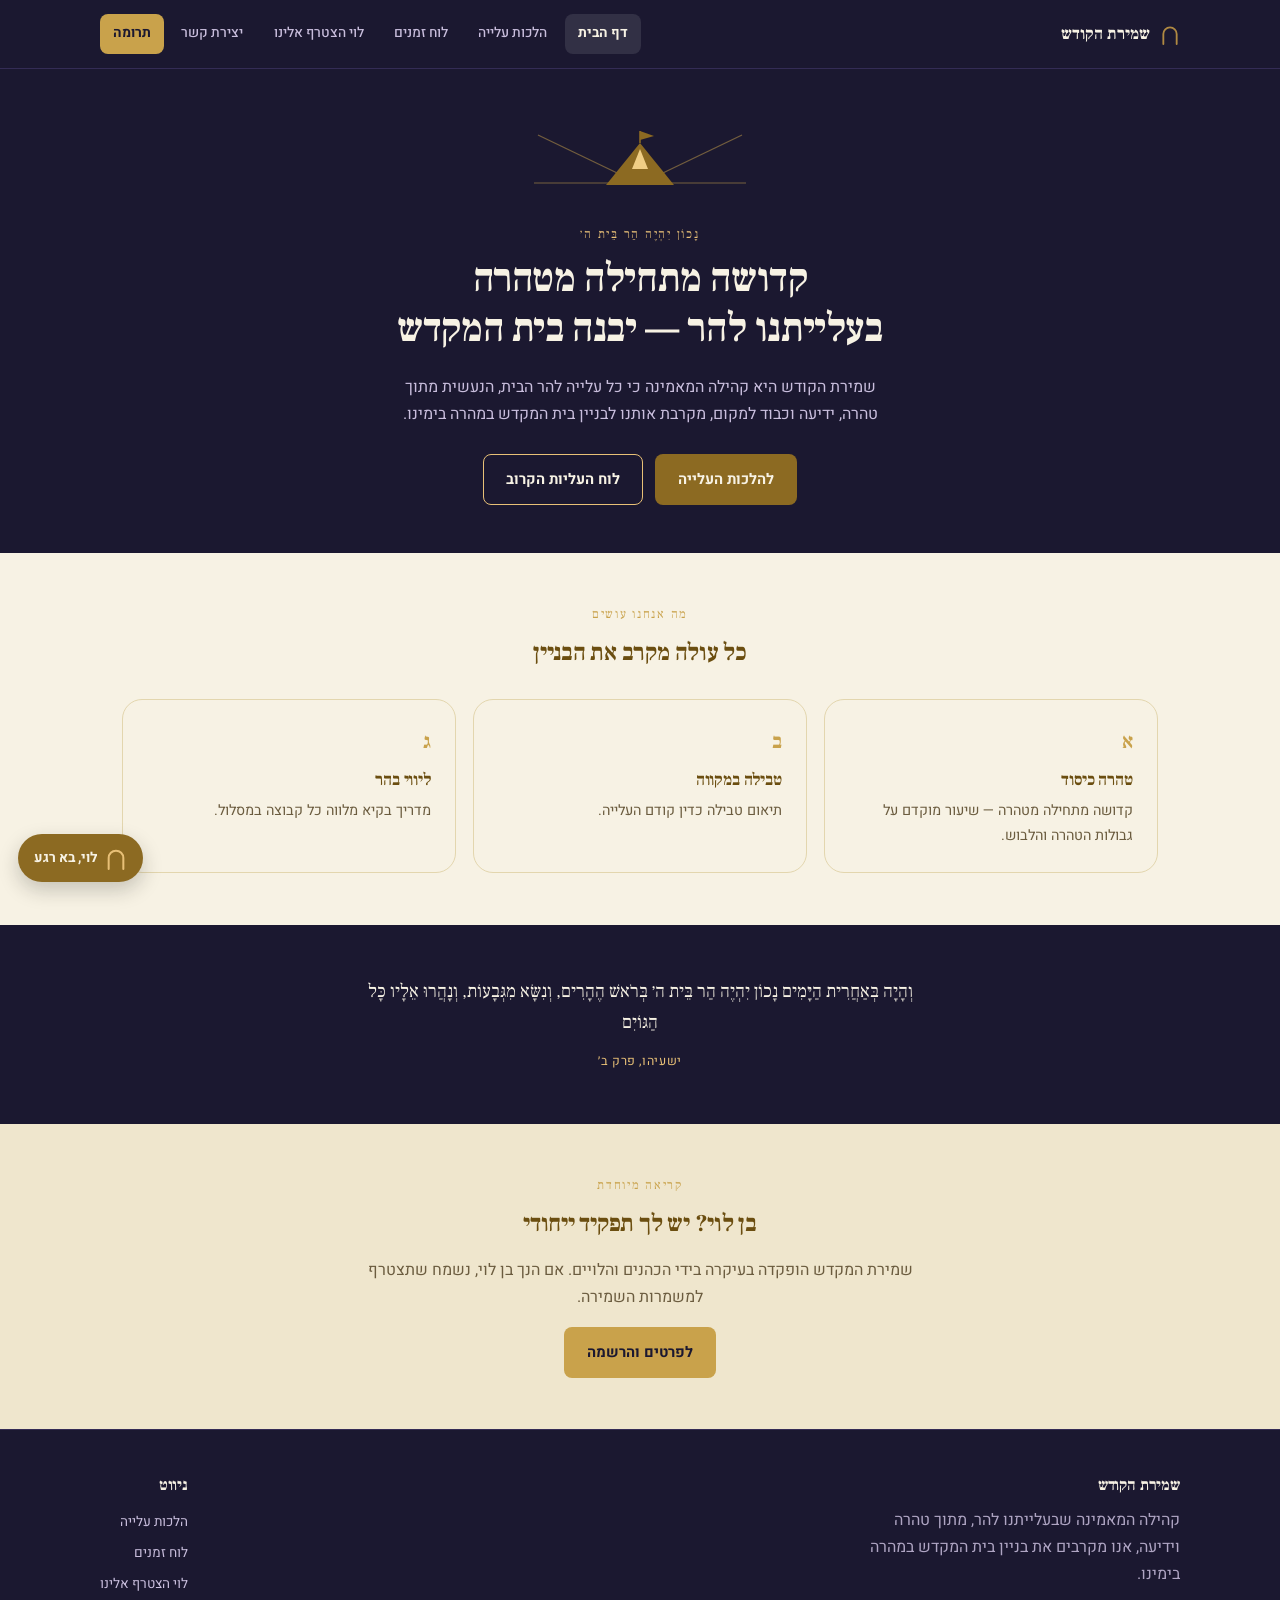
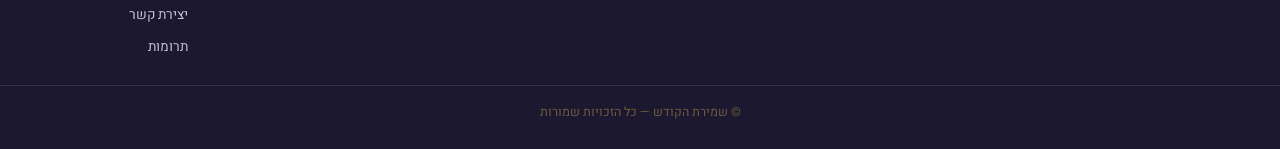
<file: index.html>
<!DOCTYPE html>
<html lang="he" dir="rtl">
<head>
<meta charset="UTF-8">
<meta name="viewport" content="width=device-width, initial-scale=1.0">
<title>שמירת הקודש — ליווי עולים להר הבית</title>
<meta name="description" content="שמירת הקודש: קהילה המאמינה כי עלייה להר הבית מתוך טהרה וידיעה מקרבת את בניין בית המקדש. הצטרפו לעליות מאורגנות, למדו את ההלכות, ותמכו במפעל.">
<link rel="canonical" href="https://sasona9584-tech.github.io/shmirat-hakodesh-site/">
<link rel="stylesheet" href="styles.css">
</head>
<body data-page="home">
<a href="#main" class="skip-link">דלג לתוכן</a>

<header class="site">
  <div class="wrap nav-wrap">
    <a href="index.html" class="brand">
      <svg class="brand-mark" viewBox="0 0 24 28" aria-hidden="true"><path d="M4 26V14A8 8 0 0 1 20 14V26" stroke="#B08942" stroke-width="2.2" fill="none" stroke-linecap="round"/></svg>
      שמירת הקודש
    </a>
    <button class="nav-toggle" aria-label="פתיחת תפריט ניווט" aria-expanded="false">☰</button>
    <nav class="main">
      <a href="index.html" data-page="home">דף הבית</a>
      <a href="halachot.html" data-page="halachot">הלכות עלייה</a>
      <a href="luach.html" data-page="luach">לוח זמנים</a>
      <a href="leviim.html" data-page="leviim">לוי הצטרף אלינו</a>
      <a href="contact.html" data-page="contact">יצירת קשר</a>
      <a href="trumot.html" data-page="trumot" class="cta">תרומה</a>
    </nav>
  </div>
</header>

<main id="main">

  <section class="on-dark hero">
    <div class="wrap">
      <div class="arch-row">
        <svg width="220" height="72" viewBox="0 0 220 72" aria-hidden="true">
          <line x1="8" y1="8" x2="108" y2="56" stroke="#C9A24B" stroke-width="1.3" opacity="0.5"/>
          <line x1="212" y1="8" x2="112" y2="56" stroke="#C9A24B" stroke-width="1.3" opacity="0.5"/>
          <line x1="4" y1="56" x2="86" y2="56" stroke="#C9A24B" stroke-width="1.3" opacity="0.35"/>
          <line x1="216" y1="56" x2="134" y2="56" stroke="#C9A24B" stroke-width="1.3" opacity="0.35"/>
          <path d="M76 58 L110 16 L144 58 Z" fill="#8C6A22"/>
          <path d="M102 42 L110 22 L118 42 Z" fill="#F0CE85"/>
          <line x1="110" y1="16" x2="110" y2="4" stroke="#8C6A22" stroke-width="1.6"/>
          <path d="M110 4 L124 9 L110 13 Z" fill="#8C6A22"/>
        </svg>
      </div>
      <span class="eyebrow">נָכוֹן יִהְיֶה הַר בֵּית ה׳</span>
      <h1>קדושה מתחילה מטהרה<br>בעלייתנו להר — יבנה בית המקדש</h1>
      <p class="lead">שמירת הקודש היא קהילה המאמינה כי כל עלייה להר הבית, הנעשית מתוך טהרה, ידיעה וכבוד למקום, מקרבת אותנו לבניין בית המקדש במהרה בימינו.</p>
      <div class="hero-actions">
        <a href="halachot.html" class="btn btn-primary">להלכות העלייה</a>
        <a href="luach.html" class="btn btn-outline">לוח העליות הקרוב</a>
      </div>
    </div>
  </section>

  <section class="on-light">
    <div class="wrap">
      <div class="narrow reveal" style="text-align:center; margin-bottom:1.6rem;">
        <span class="eyebrow">מה אנחנו עושים</span>
        <h2>כל עולה מקרב את הבניין</h2>
      </div>
      <div class="card-grid">
        <div class="card reveal"><span class="num">א</span><h3>טהרה כיסוד</h3><p>קדושה מתחילה מטהרה — שיעור מוקדם על גבולות הטהרה והלבוש.</p></div>
        <a href="https://mikve.net/mikvaot/" target="_blank" rel="noopener" class="card card-link reveal"><span class="num">ב</span><h3>טבילה במקווה</h3><p>תיאום טבילה כדין קודם העלייה.</p></a>
        <div class="card reveal"><span class="num">ג</span><h3>ליווי בהר</h3><p>מדריך בקיא מלווה כל קבוצה במסלול.</p></div>
      </div>
    </div>
  </section>

  <section class="on-dark">
    <div class="wrap narrow reveal">
      <blockquote class="pull">וְהָיָה בְּאַחֲרִית הַיָּמִים נָכוֹן יִהְיֶה הַר בֵּית ה׳ בְּרֹאשׁ הֶהָרִים, וְנִשָּׂא מִגְּבָעוֹת, וְנָהֲרוּ אֵלָיו כָּל הַגּוֹיִם<cite>ישעיהו, פרק ב׳</cite></blockquote>
    </div>
  </section>

  <section class="on-light-2">
    <div class="wrap narrow reveal" style="text-align:center;">
      <span class="eyebrow">קריאה מיוחדת</span>
      <h2>בן לוי? יש לך תפקיד ייחודי</h2>
      <p class="lead">שמירת המקדש הופקדה בעיקרה בידי הכהנים והלויים. אם הנך בן לוי, נשמח שתצטרף למשמרות השמירה.</p>
      <div class="hero-actions">
        <a href="leviim.html" class="btn btn-gold">לפרטים והרשמה</a>
      </div>
    </div>
  </section>

</main>

<footer class="site">
  <div class="wrap footer-wrap">
    <div>
      <h4>שמירת הקודש</h4>
      <p style="opacity:.85; max-width:320px;">קהילה המאמינה שבעלייתנו להר, מתוך טהרה וידיעה, אנו מקרבים את בניין בית המקדש במהרה בימינו.</p>
    </div>
    <div>
      <h4>ניווט</h4>
      <a href="halachot.html">הלכות עלייה</a>
      <a href="luach.html">לוח זמנים</a>
      <a href="leviim.html">לוי הצטרף אלינו</a>
      <a href="contact.html">יצירת קשר</a>
      <a href="trumot.html">תרומות</a>
    </div>
  </div>
  <div class="footer-bottom">© שמירת הקודש — כל הזכויות שמורות</div>
</footer>

<a href="leviim.html" class="levi-fab" aria-label="לוי, בוא רגע - לפרטים והרשמה ללויים">
  <span class="levi-fab-icon" aria-hidden="true">
    <svg viewBox="0 0 24 28" width="22" height="26"><path d="M4 26V14A8 8 0 0 1 20 14V26" stroke="currentColor" stroke-width="2.2" fill="none" stroke-linecap="round"/></svg>
  </span>
  <span class="levi-fab-text">לוי, בא רגע</span>
</a>

<script src="script.js"></script>
</body>
</html>
</file>
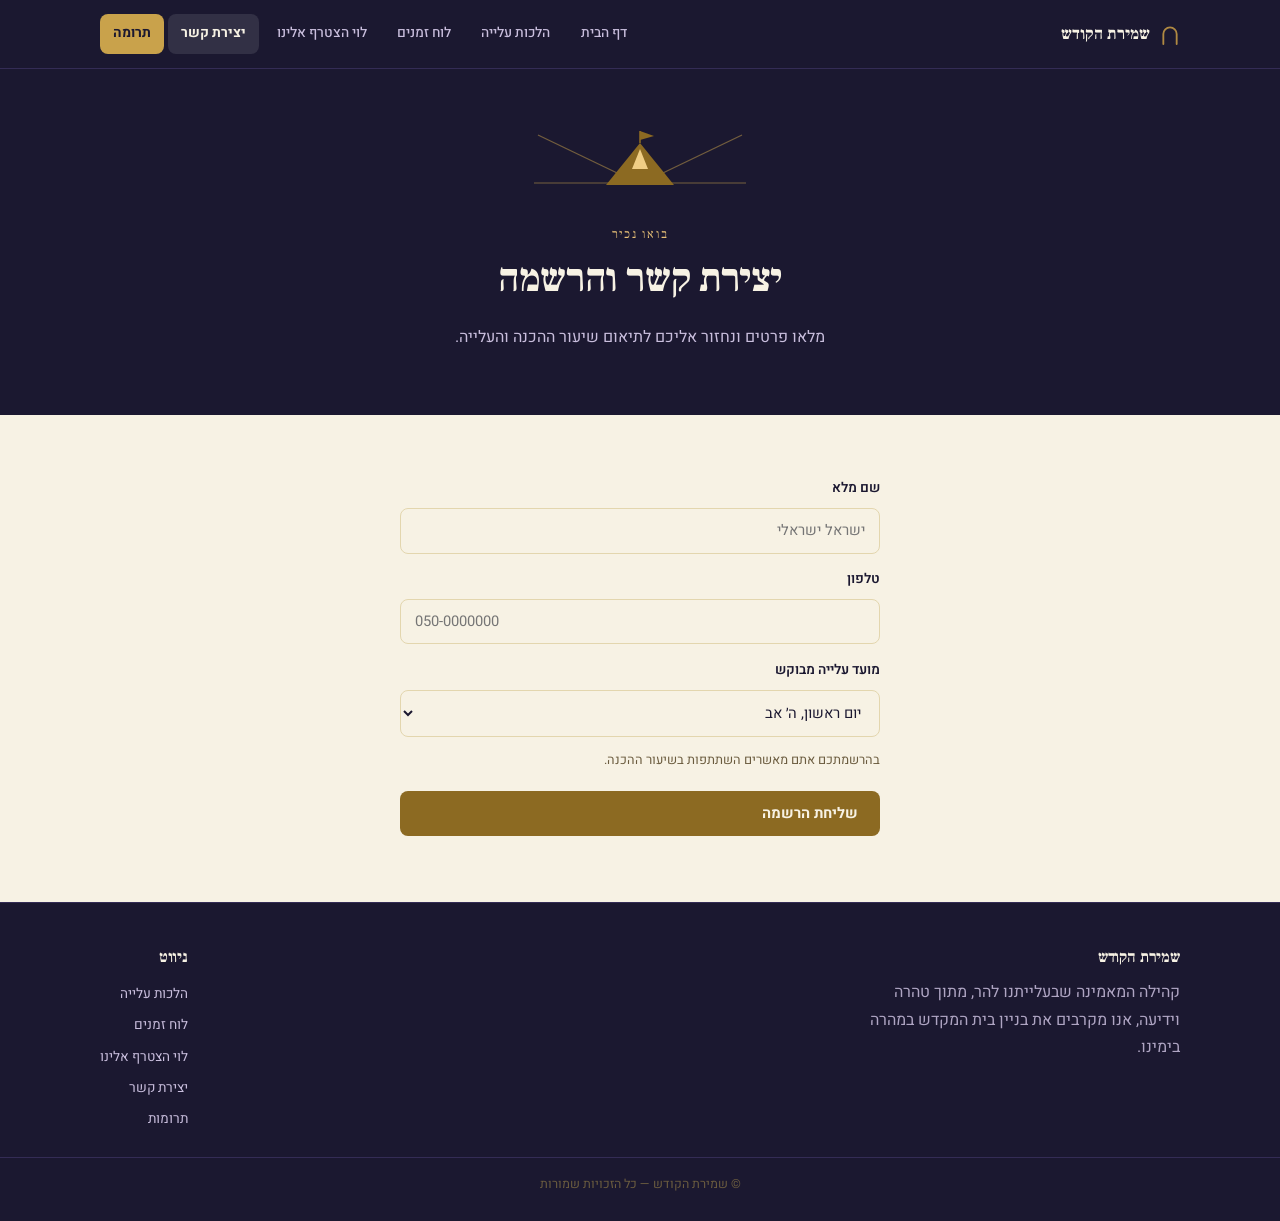
<file: contact.html>
<!DOCTYPE html>
<html lang="he" dir="rtl">
<head>
<meta charset="UTF-8">
<meta name="viewport" content="width=device-width, initial-scale=1.0">
<title>יצירת קשר והרשמה — שמירת הקודש</title>
<meta name="description" content="הירשמו לעלייה הבאה להר הבית עם שמירת הקודש. השאירו פרטים ונחזור אליכם לתיאום שיעור ההכנה.">
<link rel="canonical" href="https://sasona9584-tech.github.io/shmirat-hakodesh-site/contact.html">
<link rel="stylesheet" href="styles.css">
</head>
<body data-page="contact">
<a href="#main" class="skip-link">דלג לתוכן</a>

<header class="site">
  <div class="wrap nav-wrap">
    <a href="index.html" class="brand">
      <svg class="brand-mark" viewBox="0 0 24 28" aria-hidden="true"><path d="M4 26V14A8 8 0 0 1 20 14V26" stroke="#B08942" stroke-width="2.2" fill="none" stroke-linecap="round"/></svg>
      שמירת הקודש
    </a>
    <button class="nav-toggle" aria-label="פתיחת תפריט ניווט" aria-expanded="false">☰</button>
    <nav class="main">
      <a href="index.html" data-page="home">דף הבית</a>
      <a href="halachot.html" data-page="halachot">הלכות עלייה</a>
      <a href="luach.html" data-page="luach">לוח זמנים</a>
      <a href="leviim.html" data-page="leviim">לוי הצטרף אלינו</a>
      <a href="contact.html" data-page="contact">יצירת קשר</a>
      <a href="trumot.html" data-page="trumot" class="cta">תרומה</a>
    </nav>
  </div>
</header>

<main id="main">
  <section class="on-dark hero" style="padding-bottom:2.4rem;">
    <div class="wrap">
      <div class="arch-row">
        <svg width="220" height="72" viewBox="0 0 220 72" aria-hidden="true">
          <line x1="8" y1="8" x2="108" y2="56" stroke="#C9A24B" stroke-width="1.3" opacity="0.5"/>
          <line x1="212" y1="8" x2="112" y2="56" stroke="#C9A24B" stroke-width="1.3" opacity="0.5"/>
          <line x1="4" y1="56" x2="86" y2="56" stroke="#C9A24B" stroke-width="1.3" opacity="0.35"/>
          <line x1="216" y1="56" x2="134" y2="56" stroke="#C9A24B" stroke-width="1.3" opacity="0.35"/>
          <path d="M76 58 L110 16 L144 58 Z" fill="#8C6A22"/>
          <path d="M102 42 L110 22 L118 42 Z" fill="#F0CE85"/>
          <line x1="110" y1="16" x2="110" y2="4" stroke="#8C6A22" stroke-width="1.6"/>
          <path d="M110 4 L124 9 L110 13 Z" fill="#8C6A22"/>
        </svg>
      </div>
      <span class="eyebrow">בואו נכיר</span>
      <h1>יצירת קשר והרשמה</h1>
      <p class="lead">מלאו פרטים ונחזור אליכם לתיאום שיעור ההכנה והעלייה.</p>
    </div>
  </section>

  <section class="on-light">
    <div class="wrap reveal">
      <form class="form-box" id="shk-contact-form" onsubmit="return shkSubmitForm(event,'shk-contact-form','shk-contact-status','הרשמה חדשה - שמירת הקודש');">
        <label for="c-name">שם מלא</label>
        <input id="c-name" type="text" name="שם מלא" placeholder="ישראל ישראלי" required>
        <label for="c-phone">טלפון</label>
        <input id="c-phone" type="tel" name="טלפון" placeholder="050-0000000" required>
        <label for="c-date">מועד עלייה מבוקש</label>
        <select id="c-date" name="מועד עלייה מבוקש">
          <option>יום ראשון, ה׳ אב</option>
          <option>יום שני, י״ב אב</option>
        </select>
        <div class="form-note">בהרשמתכם אתם מאשרים השתתפות בשיעור ההכנה.</div>
        <button type="submit" class="btn btn-primary" style="margin-top:1rem; border:none;">שליחת הרשמה</button>
        <div id="shk-contact-status" style="margin-top:.7rem; font-size:.85rem;"></div>
      </form>
    </div>
  </section>
</main>

<footer class="site">
  <div class="wrap footer-wrap">
    <div>
      <h4>שמירת הקודש</h4>
      <p style="opacity:.85; max-width:320px;">קהילה המאמינה שבעלייתנו להר, מתוך טהרה וידיעה, אנו מקרבים את בניין בית המקדש במהרה בימינו.</p>
    </div>
    <div>
      <h4>ניווט</h4>
      <a href="halachot.html">הלכות עלייה</a>
      <a href="luach.html">לוח זמנים</a>
      <a href="leviim.html">לוי הצטרף אלינו</a>
      <a href="contact.html">יצירת קשר</a>
      <a href="trumot.html">תרומות</a>
    </div>
  </div>
  <div class="footer-bottom">© שמירת הקודש — כל הזכויות שמורות</div>
</footer>

<script src="script.js"></script>
</body>
</html>
</file>
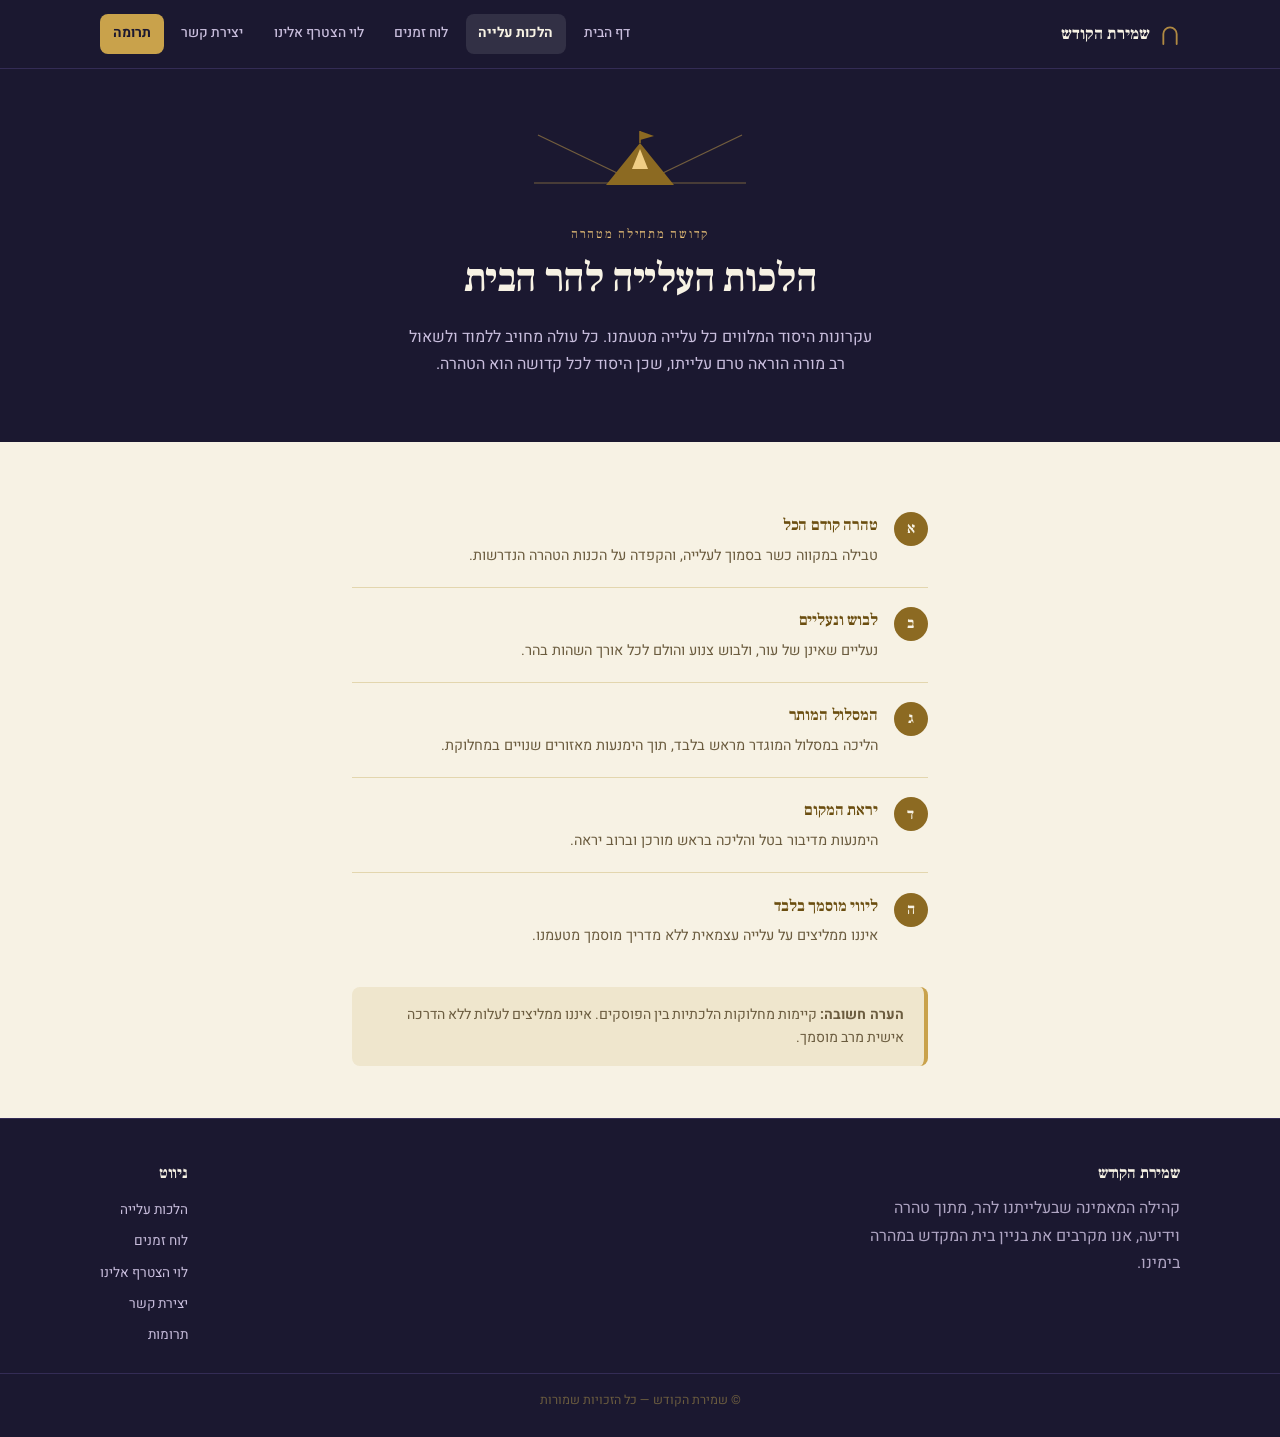
<file: halachot.html>
<!DOCTYPE html>
<html lang="he" dir="rtl">
<head>
<meta charset="UTF-8">
<meta name="viewport" content="width=device-width, initial-scale=1.0">
<title>הלכות העלייה להר הבית — שמירת הקודש</title>
<meta name="description" content="עקרונות היסוד ההלכתיים המלווים כל עלייה להר הבית: טהרה, לבוש, מסלול, ויראת המקום. מדריך תמציתי מטעם שמירת הקודש.">
<link rel="canonical" href="https://sasona9584-tech.github.io/shmirat-hakodesh-site/halachot.html">
<link rel="stylesheet" href="styles.css">
</head>
<body data-page="halachot">
<a href="#main" class="skip-link">דלג לתוכן</a>

<header class="site">
  <div class="wrap nav-wrap">
    <a href="index.html" class="brand">
      <svg class="brand-mark" viewBox="0 0 24 28" aria-hidden="true"><path d="M4 26V14A8 8 0 0 1 20 14V26" stroke="#B08942" stroke-width="2.2" fill="none" stroke-linecap="round"/></svg>
      שמירת הקודש
    </a>
    <button class="nav-toggle" aria-label="פתיחת תפריט ניווט" aria-expanded="false">☰</button>
    <nav class="main">
      <a href="index.html" data-page="home">דף הבית</a>
      <a href="halachot.html" data-page="halachot">הלכות עלייה</a>
      <a href="luach.html" data-page="luach">לוח זמנים</a>
      <a href="leviim.html" data-page="leviim">לוי הצטרף אלינו</a>
      <a href="contact.html" data-page="contact">יצירת קשר</a>
      <a href="trumot.html" data-page="trumot" class="cta">תרומה</a>
    </nav>
  </div>
</header>

<main id="main">
  <section class="on-dark hero" style="padding-bottom:2.4rem;">
    <div class="wrap">
      <div class="arch-row">
        <svg width="220" height="72" viewBox="0 0 220 72" aria-hidden="true">
          <line x1="8" y1="8" x2="108" y2="56" stroke="#C9A24B" stroke-width="1.3" opacity="0.5"/>
          <line x1="212" y1="8" x2="112" y2="56" stroke="#C9A24B" stroke-width="1.3" opacity="0.5"/>
          <line x1="4" y1="56" x2="86" y2="56" stroke="#C9A24B" stroke-width="1.3" opacity="0.35"/>
          <line x1="216" y1="56" x2="134" y2="56" stroke="#C9A24B" stroke-width="1.3" opacity="0.35"/>
          <path d="M76 58 L110 16 L144 58 Z" fill="#8C6A22"/>
          <path d="M102 42 L110 22 L118 42 Z" fill="#F0CE85"/>
          <line x1="110" y1="16" x2="110" y2="4" stroke="#8C6A22" stroke-width="1.6"/>
          <path d="M110 4 L124 9 L110 13 Z" fill="#8C6A22"/>
        </svg>
      </div>
      <span class="eyebrow">קדושה מתחילה מטהרה</span>
      <h1>הלכות העלייה להר הבית</h1>
      <p class="lead">עקרונות היסוד המלווים כל עלייה מטעמנו. כל עולה מחויב ללמוד ולשאול רב מורה הוראה טרם עלייתו, שכן היסוד לכל קדושה הוא הטהרה.</p>
    </div>
  </section>

  <section class="on-light">
    <div class="wrap narrow">
      <div class="reveal">
        <div class="item-row"><div class="item-mark">א</div><div><h3>טהרה קודם הכל</h3><p>טבילה במקווה כשר בסמוך לעלייה, והקפדה על הכנות הטהרה הנדרשות.</p></div></div>
        <div class="item-row"><div class="item-mark">ב</div><div><h3>לבוש ונעליים</h3><p>נעליים שאינן של עור, ולבוש צנוע והולם לכל אורך השהות בהר.</p></div></div>
        <div class="item-row"><div class="item-mark">ג</div><div><h3>המסלול המותר</h3><p>הליכה במסלול המוגדר מראש בלבד, תוך הימנעות מאזורים שנויים במחלוקת.</p></div></div>
        <div class="item-row"><div class="item-mark">ד</div><div><h3>יראת המקום</h3><p>הימנעות מדיבור בטל והליכה בראש מורכן וברוב יראה.</p></div></div>
        <div class="item-row"><div class="item-mark">ה</div><div><h3>ליווי מוסמך בלבד</h3><p>איננו ממליצים על עלייה עצמאית ללא מדריך מוסמך מטעמנו.</p></div></div>
      </div>
      <div class="note-box reveal"><strong>הערה חשובה:</strong> קיימות מחלוקות הלכתיות בין הפוסקים. איננו ממליצים לעלות ללא הדרכה אישית מרב מוסמך.</div>
    </div>
  </section>
</main>

<footer class="site">
  <div class="wrap footer-wrap">
    <div>
      <h4>שמירת הקודש</h4>
      <p style="opacity:.85; max-width:320px;">קהילה המאמינה שבעלייתנו להר, מתוך טהרה וידיעה, אנו מקרבים את בניין בית המקדש במהרה בימינו.</p>
    </div>
    <div>
      <h4>ניווט</h4>
      <a href="halachot.html">הלכות עלייה</a>
      <a href="luach.html">לוח זמנים</a>
      <a href="leviim.html">לוי הצטרף אלינו</a>
      <a href="contact.html">יצירת קשר</a>
      <a href="trumot.html">תרומות</a>
    </div>
  </div>
  <div class="footer-bottom">© שמירת הקודש — כל הזכויות שמורות</div>
</footer>

<script src="script.js"></script>
</body>
</html>
</file>
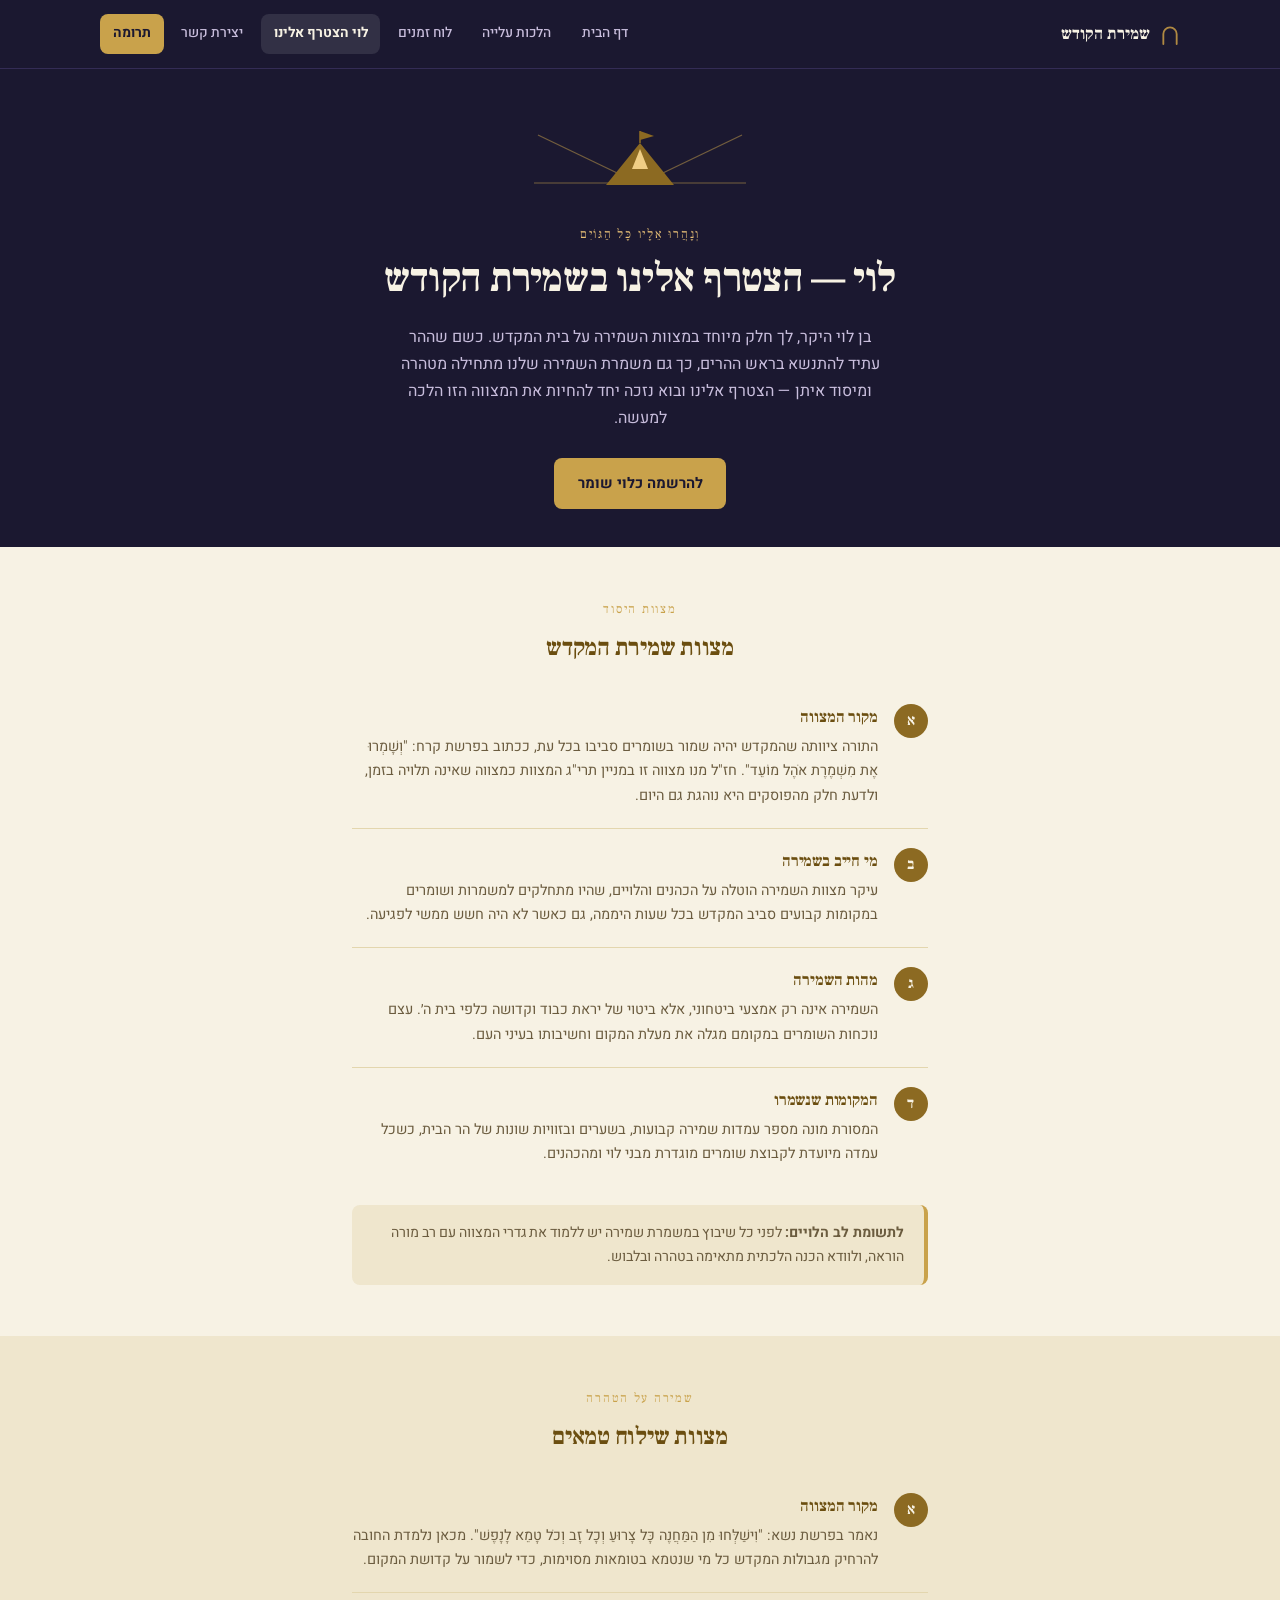
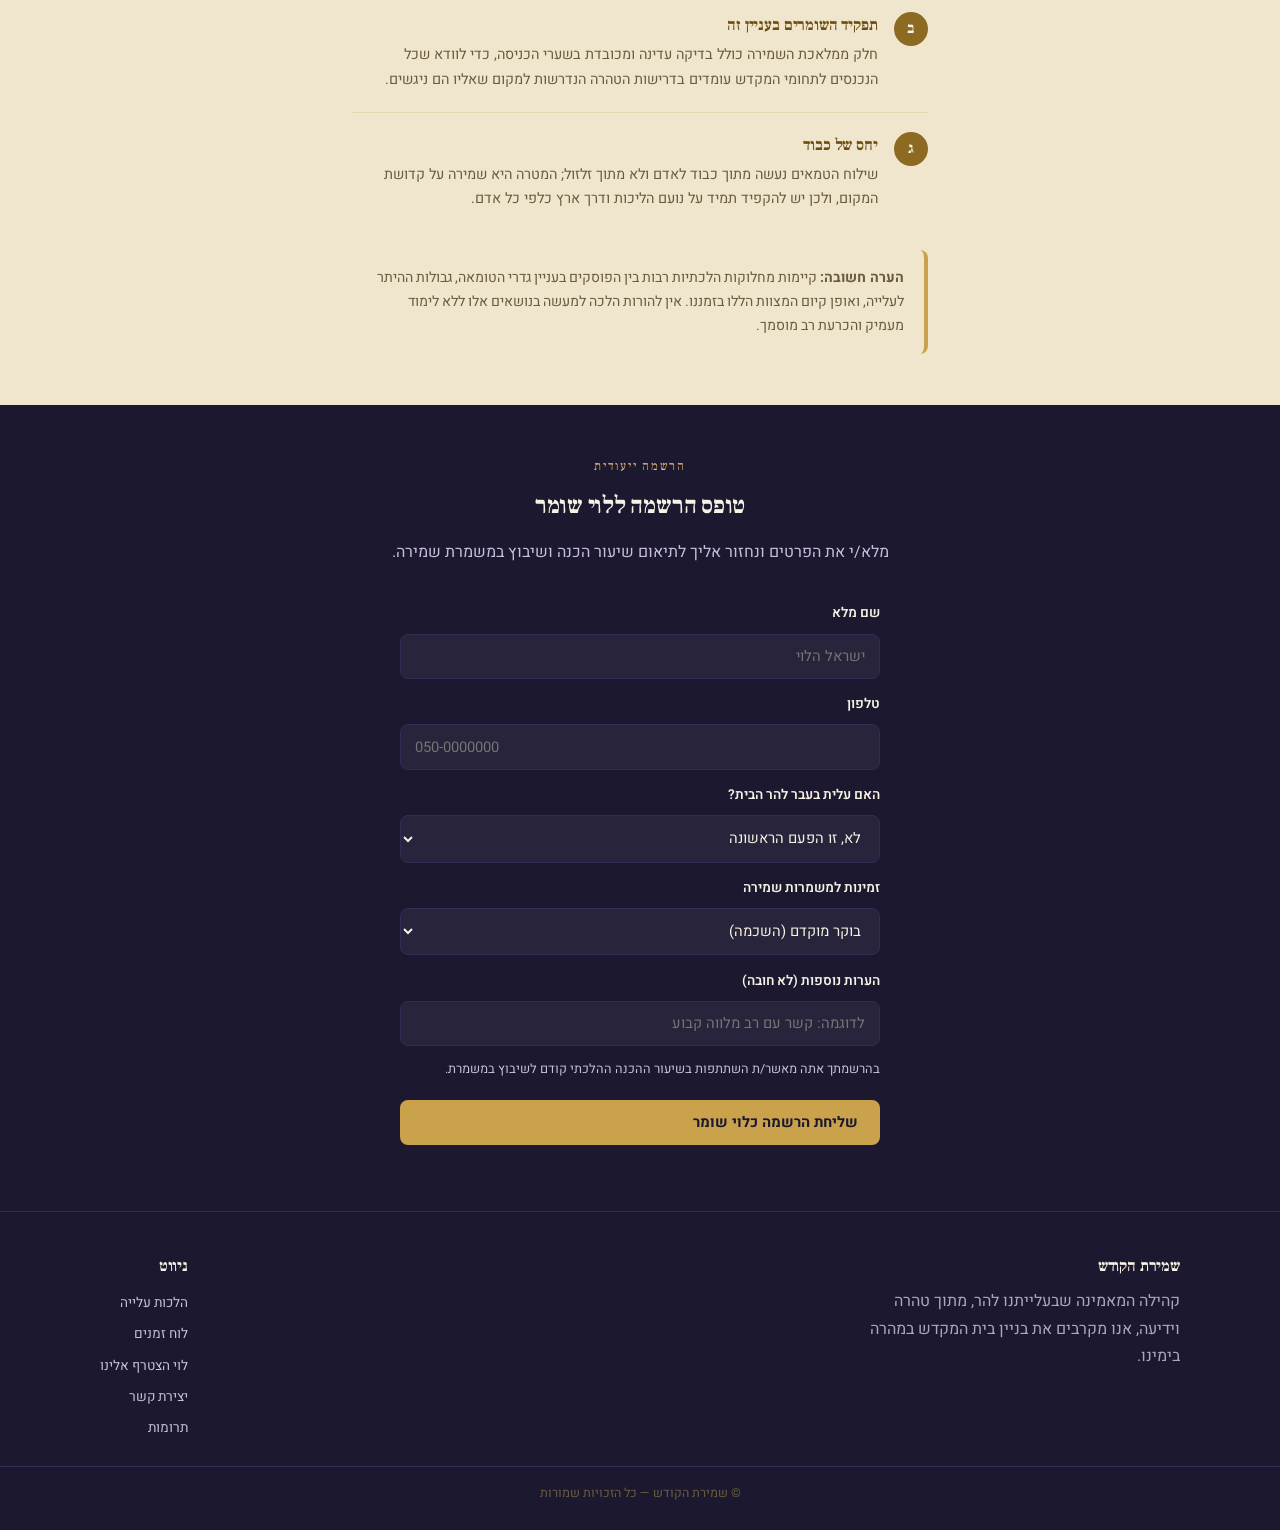
<file: leviim.html>
<!DOCTYPE html>
<html lang="he" dir="rtl">
<head>
<meta charset="UTF-8">
<meta name="viewport" content="width=device-width, initial-scale=1.0">
<title>לוי — הצטרף אלינו בשמירת הקודש</title>
<meta name="description" content="קריאה ללויים להצטרף למשמרות שמירת המקדש: על מצוות שמירת המקדש, שילוח טמאים, ואיך נרשמים למשמרת.">
<link rel="canonical" href="https://sasona9584-tech.github.io/shmirat-hakodesh-site/leviim.html">
<link rel="stylesheet" href="styles.css">
</head>
<body data-page="leviim">
<a href="#main" class="skip-link">דלג לתוכן</a>

<header class="site">
  <div class="wrap nav-wrap">
    <a href="index.html" class="brand">
      <svg class="brand-mark" viewBox="0 0 24 28" aria-hidden="true"><path d="M4 26V14A8 8 0 0 1 20 14V26" stroke="#B08942" stroke-width="2.2" fill="none" stroke-linecap="round"/></svg>
      שמירת הקודש
    </a>
    <button class="nav-toggle" aria-label="פתיחת תפריט ניווט" aria-expanded="false">☰</button>
    <nav class="main">
      <a href="index.html" data-page="home">דף הבית</a>
      <a href="halachot.html" data-page="halachot">הלכות עלייה</a>
      <a href="luach.html" data-page="luach">לוח זמנים</a>
      <a href="leviim.html" data-page="leviim">לוי הצטרף אלינו</a>
      <a href="contact.html" data-page="contact">יצירת קשר</a>
      <a href="trumot.html" data-page="trumot" class="cta">תרומה</a>
    </nav>
  </div>
</header>

<main id="main">
  <section class="on-dark hero" style="padding-bottom:2.4rem;">
    <div class="wrap">
      <div class="arch-row">
        <svg width="220" height="72" viewBox="0 0 220 72" aria-hidden="true">
          <line x1="8" y1="8" x2="108" y2="56" stroke="#C9A24B" stroke-width="1.3" opacity="0.5"/>
          <line x1="212" y1="8" x2="112" y2="56" stroke="#C9A24B" stroke-width="1.3" opacity="0.5"/>
          <line x1="4" y1="56" x2="86" y2="56" stroke="#C9A24B" stroke-width="1.3" opacity="0.35"/>
          <line x1="216" y1="56" x2="134" y2="56" stroke="#C9A24B" stroke-width="1.3" opacity="0.35"/>
          <path d="M76 58 L110 16 L144 58 Z" fill="#8C6A22"/>
          <path d="M102 42 L110 22 L118 42 Z" fill="#F0CE85"/>
          <line x1="110" y1="16" x2="110" y2="4" stroke="#8C6A22" stroke-width="1.6"/>
          <path d="M110 4 L124 9 L110 13 Z" fill="#8C6A22"/>
        </svg>
      </div>
      <span class="eyebrow">וְנָהֲרוּ אֵלָיו כָּל הַגּוֹיִם</span>
      <h1>לוי — הצטרף אלינו בשמירת הקודש</h1>
      <p class="lead">בן לוי היקר, לך חלק מיוחד במצוות השמירה על בית המקדש. כשם שההר עתיד להתנשא בראש ההרים, כך גם משמרת השמירה שלנו מתחילה מטהרה ומיסוד איתן — הצטרף אלינו ובוא נזכה יחד להחיות את המצווה הזו הלכה למעשה.</p>
      <div class="hero-actions">
        <a href="#levi-form" class="btn btn-gold">להרשמה כלוי שומר</a>
      </div>
    </div>
  </section>

  <section class="on-light">
    <div class="wrap narrow">
      <div class="reveal" style="text-align:center; margin-bottom:1rem;">
        <span class="eyebrow">מצוות היסוד</span>
        <h2>מצוות שמירת המקדש</h2>
      </div>
      <div class="reveal">
        <div class="item-row"><div class="item-mark">א</div><div><h3>מקור המצווה</h3><p>התורה ציוותה שהמקדש יהיה שמור בשומרים סביבו בכל עת, ככתוב בפרשת קרח: "וְשָׁמְרוּ אֶת מִשְׁמֶרֶת אֹהֶל מוֹעֵד". חז"ל מנו מצווה זו במניין תרי"ג המצוות כמצווה שאינה תלויה בזמן, ולדעת חלק מהפוסקים היא נוהגת גם היום.</p></div></div>
        <div class="item-row"><div class="item-mark">ב</div><div><h3>מי חייב בשמירה</h3><p>עיקר מצוות השמירה הוטלה על הכהנים והלויים, שהיו מתחלקים למשמרות ושומרים במקומות קבועים סביב המקדש בכל שעות היממה, גם כאשר לא היה חשש ממשי לפגיעה.</p></div></div>
        <div class="item-row"><div class="item-mark">ג</div><div><h3>מהות השמירה</h3><p>השמירה אינה רק אמצעי ביטחוני, אלא ביטוי של יראת כבוד וקדושה כלפי בית ה׳. עצם נוכחות השומרים במקומם מגלה את מעלת המקום וחשיבותו בעיני העם.</p></div></div>
        <div class="item-row"><div class="item-mark">ד</div><div><h3>המקומות שנשמרו</h3><p>המסורת מונה מספר עמדות שמירה קבועות, בשערים ובזוויות שונות של הר הבית, כשכל עמדה מיועדת לקבוצת שומרים מוגדרת מבני לוי ומהכהנים.</p></div></div>
      </div>
      <div class="note-box reveal"><strong>לתשומת לב הלויים:</strong> לפני כל שיבוץ במשמרת שמירה יש ללמוד את גדרי המצווה עם רב מורה הוראה, ולוודא הכנה הלכתית מתאימה בטהרה ובלבוש.</div>
    </div>
  </section>

  <section class="on-light-2">
    <div class="wrap narrow">
      <div class="reveal" style="text-align:center; margin-bottom:1rem;">
        <span class="eyebrow">שמירה על הטהרה</span>
        <h2>מצוות שילוח טמאים</h2>
      </div>
      <div class="reveal">
        <div class="item-row"><div class="item-mark">א</div><div><h3>מקור המצווה</h3><p>נאמר בפרשת נשא: "וִישַׁלְּחוּ מִן הַמַּחֲנֶה כָּל צָרוּעַ וְכָל זָב וְכֹל טָמֵא לָנָפֶשׁ". מכאן נלמדת החובה להרחיק מגבולות המקדש כל מי שנטמא בטומאות מסוימות, כדי לשמור על קדושת המקום.</p></div></div>
        <div class="item-row"><div class="item-mark">ב</div><div><h3>תפקיד השומרים בעניין זה</h3><p>חלק ממלאכת השמירה כולל בדיקה עדינה ומכובדת בשערי הכניסה, כדי לוודא שכל הנכנסים לתחומי המקדש עומדים בדרישות הטהרה הנדרשות למקום שאליו הם ניגשים.</p></div></div>
        <div class="item-row"><div class="item-mark">ג</div><div><h3>יחס של כבוד</h3><p>שילוח הטמאים נעשה מתוך כבוד לאדם ולא מתוך זלזול; המטרה היא שמירה על קדושת המקום, ולכן יש להקפיד תמיד על נועם הליכות ודרך ארץ כלפי כל אדם.</p></div></div>
      </div>
      <div class="note-box reveal"><strong>הערה חשובה:</strong> קיימות מחלוקות הלכתיות רבות בין הפוסקים בעניין גדרי הטומאה, גבולות ההיתר לעלייה, ואופן קיום המצוות הללו בזמננו. אין להורות הלכה למעשה בנושאים אלו ללא לימוד מעמיק והכרעת רב מוסמך.</div>
    </div>
  </section>

  <section class="on-dark" id="levi-form">
    <div class="wrap">
      <div class="narrow reveal" style="text-align:center; margin-bottom:1.6rem;">
        <span class="eyebrow">הרשמה ייעודית</span>
        <h2>טופס הרשמה ללוי שומר</h2>
        <p class="lead">מלא/י את הפרטים ונחזור אליך לתיאום שיעור הכנה ושיבוץ במשמרת שמירה.</p>
      </div>
      <form class="form-box reveal" id="shk-leviim-form" onsubmit="return shkSubmitForm(event,'shk-leviim-form','shk-leviim-status','הרשמת לוי שומר - שמירת הקודש');">
        <label for="l-name">שם מלא</label>
        <input id="l-name" type="text" name="שם מלא" placeholder="ישראל הלוי" required>
        <label for="l-phone">טלפון</label>
        <input id="l-phone" type="tel" name="טלפון" placeholder="050-0000000" required>
        <label for="l-exp">האם עלית בעבר להר הבית?</label>
        <select id="l-exp" name="ניסיון קודם">
          <option>לא, זו הפעם הראשונה</option>
          <option>כן, עליתי מספר פעמים</option>
          <option>כן, עליתי באופן קבוע</option>
        </select>
        <label for="l-avail">זמינות למשמרות שמירה</label>
        <select id="l-avail" name="זמינות">
          <option>בוקר מוקדם (השכמה)</option>
          <option>שעות הבוקר</option>
          <option>גמיש/גמישה, לפי הצורך</option>
        </select>
        <label for="l-notes">הערות נוספות (לא חובה)</label>
        <input id="l-notes" type="text" name="הערות" placeholder="לדוגמה: קשר עם רב מלווה קבוע">
        <div class="form-note">בהרשמתך אתה מאשר/ת השתתפות בשיעור ההכנה ההלכתי קודם לשיבוץ במשמרת.</div>
        <button type="submit" class="btn btn-gold" style="margin-top:1rem; border:none;">שליחת הרשמה כלוי שומר</button>
        <div id="shk-leviim-status" style="margin-top:.7rem; font-size:.85rem;"></div>
      </form>
    </div>
  </section>
</main>

<footer class="site">
  <div class="wrap footer-wrap">
    <div>
      <h4>שמירת הקודש</h4>
      <p style="opacity:.85; max-width:320px;">קהילה המאמינה שבעלייתנו להר, מתוך טהרה וידיעה, אנו מקרבים את בניין בית המקדש במהרה בימינו.</p>
    </div>
    <div>
      <h4>ניווט</h4>
      <a href="halachot.html">הלכות עלייה</a>
      <a href="luach.html">לוח זמנים</a>
      <a href="leviim.html">לוי הצטרף אלינו</a>
      <a href="contact.html">יצירת קשר</a>
      <a href="trumot.html">תרומות</a>
    </div>
  </div>
  <div class="footer-bottom">© שמירת הקודש — כל הזכויות שמורות</div>
</footer>

<script src="script.js"></script>
</body>
</html>
</file>
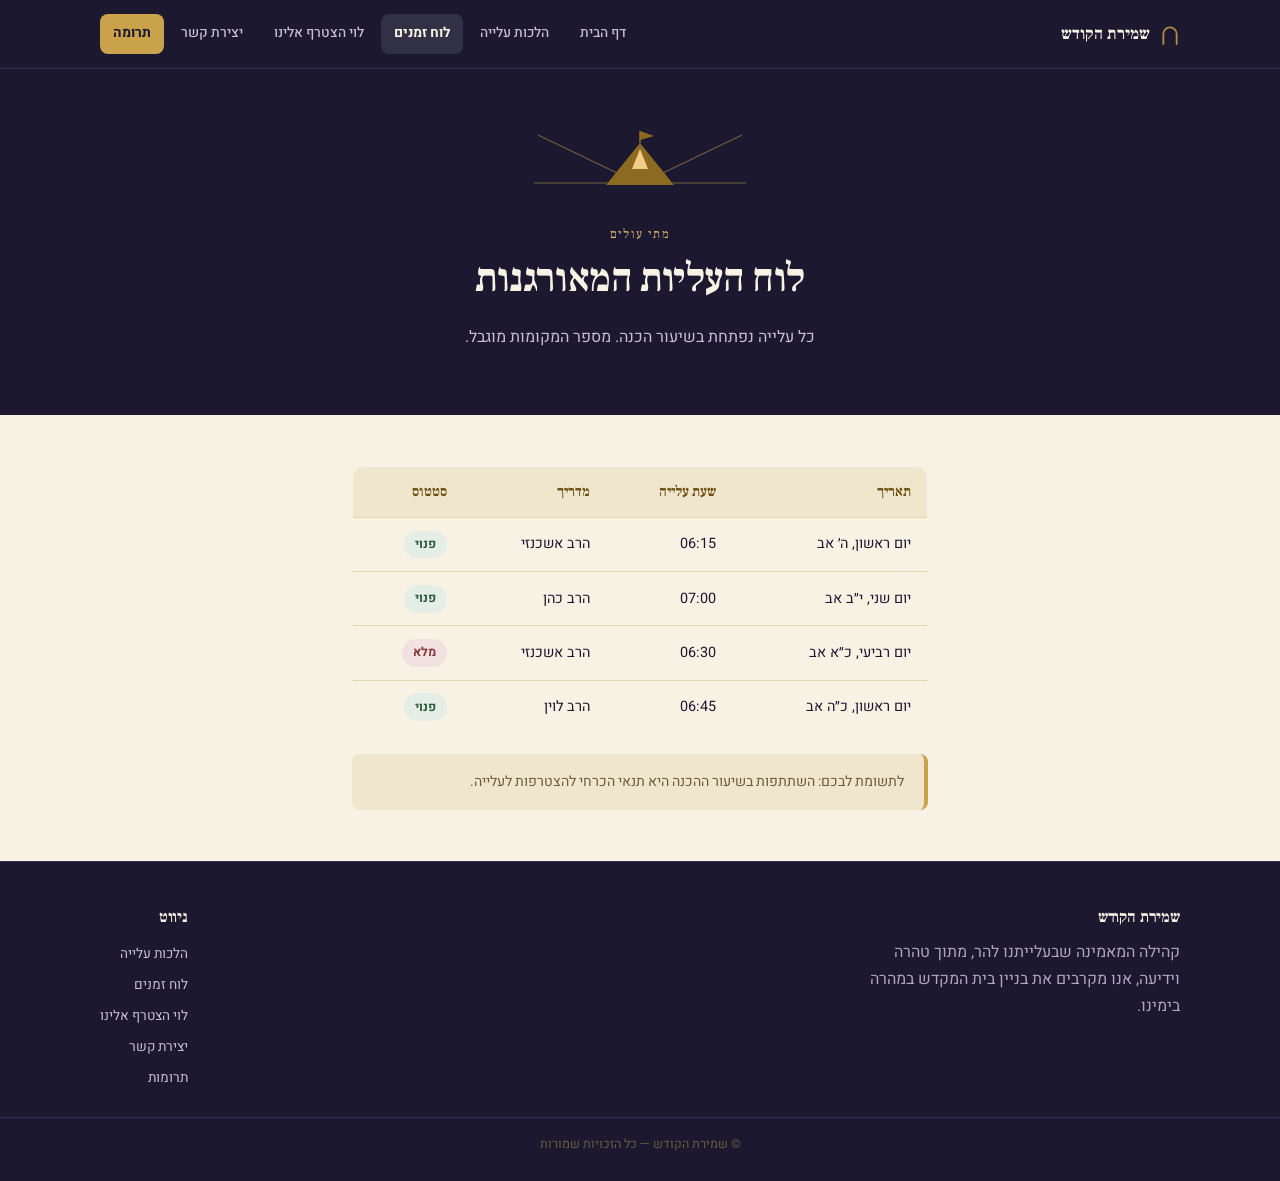
<file: luach.html>
<!DOCTYPE html>
<html lang="he" dir="rtl">
<head>
<meta charset="UTF-8">
<meta name="viewport" content="width=device-width, initial-scale=1.0">
<title>לוח העליות המאורגנות — שמירת הקודש</title>
<meta name="description" content="לוח הזמנים העדכני לעליות המאורגנות של שמירת הקודש להר הבית, כולל תאריכים, שעות ומדריכים.">
<link rel="canonical" href="https://sasona9584-tech.github.io/shmirat-hakodesh-site/luach.html">
<link rel="stylesheet" href="styles.css">
</head>
<body data-page="luach">
<a href="#main" class="skip-link">דלג לתוכן</a>

<header class="site">
  <div class="wrap nav-wrap">
    <a href="index.html" class="brand">
      <svg class="brand-mark" viewBox="0 0 24 28" aria-hidden="true"><path d="M4 26V14A8 8 0 0 1 20 14V26" stroke="#B08942" stroke-width="2.2" fill="none" stroke-linecap="round"/></svg>
      שמירת הקודש
    </a>
    <button class="nav-toggle" aria-label="פתיחת תפריט ניווט" aria-expanded="false">☰</button>
    <nav class="main">
      <a href="index.html" data-page="home">דף הבית</a>
      <a href="halachot.html" data-page="halachot">הלכות עלייה</a>
      <a href="luach.html" data-page="luach">לוח זמנים</a>
      <a href="leviim.html" data-page="leviim">לוי הצטרף אלינו</a>
      <a href="contact.html" data-page="contact">יצירת קשר</a>
      <a href="trumot.html" data-page="trumot" class="cta">תרומה</a>
    </nav>
  </div>
</header>

<main id="main">
  <section class="on-dark hero" style="padding-bottom:2.4rem;">
    <div class="wrap">
      <div class="arch-row">
        <svg width="220" height="72" viewBox="0 0 220 72" aria-hidden="true">
          <line x1="8" y1="8" x2="108" y2="56" stroke="#C9A24B" stroke-width="1.3" opacity="0.5"/>
          <line x1="212" y1="8" x2="112" y2="56" stroke="#C9A24B" stroke-width="1.3" opacity="0.5"/>
          <line x1="4" y1="56" x2="86" y2="56" stroke="#C9A24B" stroke-width="1.3" opacity="0.35"/>
          <line x1="216" y1="56" x2="134" y2="56" stroke="#C9A24B" stroke-width="1.3" opacity="0.35"/>
          <path d="M76 58 L110 16 L144 58 Z" fill="#8C6A22"/>
          <path d="M102 42 L110 22 L118 42 Z" fill="#F0CE85"/>
          <line x1="110" y1="16" x2="110" y2="4" stroke="#8C6A22" stroke-width="1.6"/>
          <path d="M110 4 L124 9 L110 13 Z" fill="#8C6A22"/>
        </svg>
      </div>
      <span class="eyebrow">מתי עולים</span>
      <h1>לוח העליות המאורגנות</h1>
      <p class="lead">כל עלייה נפתחת בשיעור הכנה. מספר המקומות מוגבל.</p>
    </div>
  </section>

  <section class="on-light">
    <div class="wrap narrow reveal">
      <table class="schedule">
        <thead><tr><th>תאריך</th><th>שעת עלייה</th><th>מדריך</th><th>סטטוס</th></tr></thead>
        <tbody>
          <tr><td>יום ראשון, ה׳ אב</td><td>06:15</td><td>הרב אשכנזי</td><td><span class="tag tag-open">פנוי</span></td></tr>
          <tr><td>יום שני, י״ב אב</td><td>07:00</td><td>הרב כהן</td><td><span class="tag tag-open">פנוי</span></td></tr>
          <tr><td>יום רביעי, כ״א אב</td><td>06:30</td><td>הרב אשכנזי</td><td><span class="tag tag-full">מלא</span></td></tr>
          <tr><td>יום ראשון, כ״ה אב</td><td>06:45</td><td>הרב לוין</td><td><span class="tag tag-open">פנוי</span></td></tr>
        </tbody>
      </table>
      <div class="note-box">לתשומת לבכם: השתתפות בשיעור ההכנה היא תנאי הכרחי להצטרפות לעלייה.</div>
    </div>
  </section>
</main>

<footer class="site">
  <div class="wrap footer-wrap">
    <div>
      <h4>שמירת הקודש</h4>
      <p style="opacity:.85; max-width:320px;">קהילה המאמינה שבעלייתנו להר, מתוך טהרה וידיעה, אנו מקרבים את בניין בית המקדש במהרה בימינו.</p>
    </div>
    <div>
      <h4>ניווט</h4>
      <a href="halachot.html">הלכות עלייה</a>
      <a href="luach.html">לוח זמנים</a>
      <a href="leviim.html">לוי הצטרף אלינו</a>
      <a href="contact.html">יצירת קשר</a>
      <a href="trumot.html">תרומות</a>
    </div>
  </div>
  <div class="footer-bottom">© שמירת הקודש — כל הזכויות שמורות</div>
</footer>

<script src="script.js"></script>
</body>
</html>
</file>
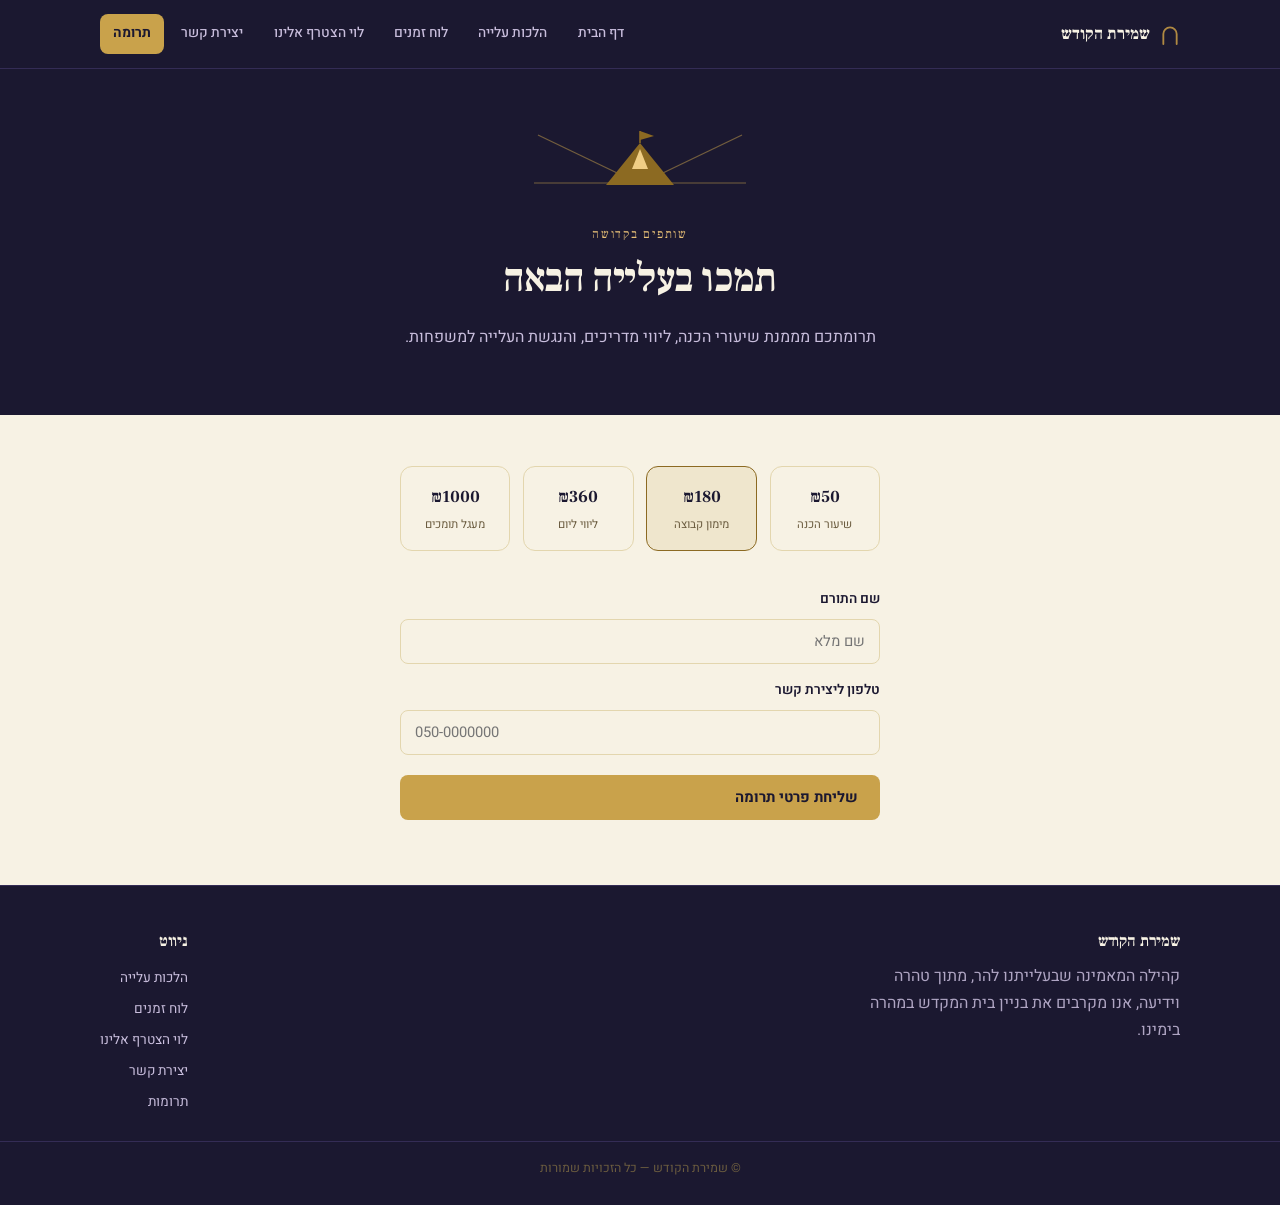
<file: trumot.html>
<!DOCTYPE html>
<html lang="he" dir="rtl">
<head>
<meta charset="UTF-8">
<meta name="viewport" content="width=device-width, initial-scale=1.0">
<title>תמכו בעלייה הבאה — שמירת הקודש</title>
<meta name="description" content="תרומתכם לשמירת הקודש מממנת שיעורי הכנה, ליווי מדריכים והנגשת העלייה להר הבית למשפחות נוספות.">
<link rel="canonical" href="https://sasona9584-tech.github.io/shmirat-hakodesh-site/trumot.html">
<link rel="stylesheet" href="styles.css">
</head>
<body data-page="trumot">
<a href="#main" class="skip-link">דלג לתוכן</a>

<header class="site">
  <div class="wrap nav-wrap">
    <a href="index.html" class="brand">
      <svg class="brand-mark" viewBox="0 0 24 28" aria-hidden="true"><path d="M4 26V14A8 8 0 0 1 20 14V26" stroke="#B08942" stroke-width="2.2" fill="none" stroke-linecap="round"/></svg>
      שמירת הקודש
    </a>
    <button class="nav-toggle" aria-label="פתיחת תפריט ניווט" aria-expanded="false">☰</button>
    <nav class="main">
      <a href="index.html" data-page="home">דף הבית</a>
      <a href="halachot.html" data-page="halachot">הלכות עלייה</a>
      <a href="luach.html" data-page="luach">לוח זמנים</a>
      <a href="leviim.html" data-page="leviim">לוי הצטרף אלינו</a>
      <a href="contact.html" data-page="contact">יצירת קשר</a>
      <a href="trumot.html" data-page="trumot" class="cta">תרומה</a>
    </nav>
  </div>
</header>

<main id="main">
  <section class="on-dark hero" style="padding-bottom:2.4rem;">
    <div class="wrap">
      <div class="arch-row">
        <svg width="220" height="72" viewBox="0 0 220 72" aria-hidden="true">
          <line x1="8" y1="8" x2="108" y2="56" stroke="#C9A24B" stroke-width="1.3" opacity="0.5"/>
          <line x1="212" y1="8" x2="112" y2="56" stroke="#C9A24B" stroke-width="1.3" opacity="0.5"/>
          <line x1="4" y1="56" x2="86" y2="56" stroke="#C9A24B" stroke-width="1.3" opacity="0.35"/>
          <line x1="216" y1="56" x2="134" y2="56" stroke="#C9A24B" stroke-width="1.3" opacity="0.35"/>
          <path d="M76 58 L110 16 L144 58 Z" fill="#8C6A22"/>
          <path d="M102 42 L110 22 L118 42 Z" fill="#F0CE85"/>
          <line x1="110" y1="16" x2="110" y2="4" stroke="#8C6A22" stroke-width="1.6"/>
          <path d="M110 4 L124 9 L110 13 Z" fill="#8C6A22"/>
        </svg>
      </div>
      <span class="eyebrow">שותפים בקדושה</span>
      <h1>תמכו בעלייה הבאה</h1>
      <p class="lead">תרומתכם מממנת שיעורי הכנה, ליווי מדריכים, והנגשת העלייה למשפחות.</p>
    </div>
  </section>

  <section class="on-light">
    <div class="wrap reveal">
      <div class="donate-grid">
        <div class="donate-amt" data-amt="50">₪50<span>שיעור הכנה</span></div>
        <div class="donate-amt selected" data-amt="180">₪180<span>מימון קבוצה</span></div>
        <div class="donate-amt" data-amt="360">₪360<span>ליווי ליום</span></div>
        <div class="donate-amt" data-amt="1000">₪1000<span>מעגל תומכים</span></div>
      </div>
      <form class="form-box" id="shk-donate-form" onsubmit="return shkSubmitForm(event,'shk-donate-form','shk-donate-status','תרומה חדשה - שמירת הקודש');">
        <label for="d-name">שם התורם</label>
        <input id="d-name" type="text" name="שם התורם" placeholder="שם מלא" required>
        <label for="d-phone">טלפון ליצירת קשר</label>
        <input id="d-phone" type="tel" name="טלפון" placeholder="050-0000000" required>
        <input type="hidden" name="סכום נבחר" id="shk-donate-amt-field" value="180">
        <button type="submit" class="btn btn-gold" style="margin-top:1rem; border:none;">שליחת פרטי תרומה</button>
        <div id="shk-donate-status" style="margin-top:.7rem; font-size:.85rem;"></div>
      </form>
    </div>
  </section>
</main>

<footer class="site">
  <div class="wrap footer-wrap">
    <div>
      <h4>שמירת הקודש</h4>
      <p style="opacity:.85; max-width:320px;">קהילה המאמינה שבעלייתנו להר, מתוך טהרה וידיעה, אנו מקרבים את בניין בית המקדש במהרה בימינו.</p>
    </div>
    <div>
      <h4>ניווט</h4>
      <a href="halachot.html">הלכות עלייה</a>
      <a href="luach.html">לוח זמנים</a>
      <a href="leviim.html">לוי הצטרף אלינו</a>
      <a href="contact.html">יצירת קשר</a>
      <a href="trumot.html">תרומות</a>
    </div>
  </div>
  <div class="footer-bottom">© שמירת הקודש — כל הזכויות שמורות</div>
</footer>

<script src="script.js"></script>
</body>
</html>
</file>
<file: styles.css>
@import url('https://fonts.googleapis.com/css2?family=Frank+Ruhl+Libre:wght@400;500;700;900&family=Heebo:wght@300;400;500;600;700;800&display=swap');

/* ===================================================================
   שמירת הקודש — מערכת עיצוב
   רעיון: הר הבית נשמר במשמרות יום ומשמרות לילה לסירוגין.
   האתר מבטא זאת בפסי רקע כהים ובהירים לסירוגין, וקשת אבן דקה
   כחתימה חוזרת (שערי המקדש) לאורך כל העמודים.
   =================================================================== */

:root{
  --ink:        #1B1830;   /* שמי לילה — לפני עלות השחר */
  --ink-2:      #241F3E;
  --paper:      #F7F2E4;   /* יסוד טהור — אבן לבנה */
  --paper-2:    #EFE6CD;
  --stone-line: #E3D6AE;
  --stone-line-dark: #342C55;
  --ink-soft:   #6B5C3F;
  --sand:       #C9BEDD;   /* טקסט משני על רקע כהה */
  --gold:       #C9A24B;
  --gold-light: #E8C077;
  --wine:       #8C6A22;
  --wine-deep:  #6B4E10;
  --focus:      #3D7A8A;

  --serif: 'Frank Ruhl Libre', 'David Libre', serif;
  --sans:  'Heebo', 'Assistant', 'Arial Hebrew', sans-serif;

  --radius-sm: 8px;
  --radius-md: 12px;
  --radius-lg: 20px;
  --container: 1080px;
}

*{ box-sizing: border-box; }
html{ scroll-behavior: smooth; }
@media (prefers-reduced-motion: reduce){
  html{ scroll-behavior: auto; }
  *{ animation-duration: 0.001ms !important; transition-duration: 0.001ms !important; }
}

body{
  margin:0;
  direction: rtl;
  background: var(--paper);
  color: var(--ink);
  font-family: var(--sans);
  line-height: 1.7;
  -webkit-font-smoothing: antialiased;
}

h1,h2,h3,h4{ font-family: var(--serif); color: var(--wine-deep); margin: 0 0 .5em 0; font-weight: 700; letter-spacing: -.01em; }
.on-dark h1, .on-dark h2, .on-dark h3, .on-dark h4{ color: var(--paper); }
a{ color: inherit; }
p{ margin: 0 0 1em 0; }
img{ max-width:100%; display:block; }

:focus-visible{ outline: 2px solid var(--focus); outline-offset: 3px; border-radius: 4px; }

.skip-link{
  position:absolute; right:1rem; top:-3rem; background:var(--gold); color:var(--ink);
  padding:.6rem 1rem; border-radius:0 0 var(--radius-sm) var(--radius-sm); z-index:100;
  transition: top .2s ease; font-weight:600; font-size:.9rem;
}
.skip-link:focus{ top:0; }

.wrap{ max-width: var(--container); margin:0 auto; padding: 0 1.4rem; }
.narrow{ max-width: 620px; margin:0 auto; }

/* ---------- קשת חתימה (שער המקדש) ---------- */
.arch-row{ display:flex; justify-content:center; align-items:flex-end; gap:14px; margin: 0 0 1.6rem; }
.arch-row svg{ display:block; }

/* ---------- כותרת עליונה ---------- */
header.site{
  background: var(--ink);
  position: sticky; top:0; z-index: 50;
  border-bottom: 1px solid var(--stone-line-dark);
}
.nav-wrap{ display:flex; align-items:center; justify-content:space-between; padding: .9rem 0; gap:1rem; }
.brand{ display:flex; align-items:center; gap:.6rem; font-family: var(--serif); font-size: 1.05rem; font-weight:700; color: var(--paper); text-decoration:none; white-space:nowrap; }
.brand-mark{ width:20px; height:24px; flex-shrink:0; }

nav.main{ display:flex; align-items:center; gap: .3rem; }
nav.main a{
  font-family: var(--sans); font-size:.86rem; font-weight:500; color: var(--sand);
  text-decoration:none; padding: .5rem .8rem; border-radius: var(--radius-sm);
  transition: color .15s ease, background .15s ease;
}
nav.main a:hover{ color: var(--paper); background: rgba(255,255,255,.06); }
nav.main a.active{ color: var(--paper); background: rgba(255,255,255,.1); font-weight:700; }
nav.main a.cta{ background: var(--gold); color: var(--ink); font-weight:700; }
nav.main a.cta:hover{ background: var(--gold-light); }

.nav-toggle{ display:none; background:none; border:1px solid var(--stone-line-dark); color:var(--paper); border-radius:var(--radius-sm); width:40px; height:40px; cursor:pointer; }

@media (max-width: 880px){
  nav.main{ display:none; position:absolute; top: 100%; inset-inline: 0; background: var(--ink); flex-direction:column; align-items:stretch; padding: .5rem 1.4rem 1rem; border-bottom:1px solid var(--stone-line-dark); }
  nav.main.open{ display:flex; }
  nav.main a{ padding:.7rem .5rem; text-align:center; }
  .nav-toggle{ display:block; }
}

/* ---------- מקטעים כהים/בהירים (יום/לילה) ---------- */
section{ padding: 3.2rem 0; }
.on-dark{ background: var(--ink); color: var(--sand); }
.on-light{ background: var(--paper); color: var(--ink); }
.on-light-2{ background: var(--paper-2); color: var(--ink); }
.eyebrow{ font-family: var(--serif); color: var(--gold); letter-spacing:.14em; font-size:.78rem; display:block; margin-bottom:.5rem; }
.on-dark .eyebrow{ color: var(--gold-light); }
.lead{ font-size:1rem; color: var(--ink-soft); }
.on-dark .lead{ color: var(--sand); }
.divider{ border:0; height:1px; background: linear-gradient(90deg, transparent, var(--stone-line), transparent); margin:0; }
.on-dark + .divider, .divider.on-dark{ background: linear-gradient(90deg, transparent, var(--stone-line-dark), transparent); }

/* ---------- hero ---------- */
.hero{ text-align:center; padding: 3.6rem 0 3rem; }
.hero h1{ font-size: clamp(1.7rem, 4vw, 2.5rem); line-height:1.25; }
.hero .lead{ max-width: 480px; margin: .8rem auto 1.6rem; }
.hero-actions{ display:flex; gap:.7rem; justify-content:center; flex-wrap:wrap; }

/* ---------- כפתורים ---------- */
.btn{ display:inline-flex; align-items:center; gap:.5rem; font-family: var(--sans); font-weight:700; font-size:.92rem; padding:.75rem 1.4rem; border-radius: var(--radius-sm); cursor:pointer; border:1px solid transparent; text-decoration:none; transition: transform .15s ease, background .15s ease, border-color .15s ease; }
.btn:hover{ transform: translateY(-1px); }
.btn-primary{ background: var(--wine); color: var(--paper); }
.btn-primary:hover{ background: var(--wine-deep); }
.btn-gold{ background: var(--gold); color: var(--ink); }
.btn-gold:hover{ background: var(--gold-light); }
.btn-outline{ background:transparent; border-color: var(--gold-light); color: var(--paper); }
.on-light .btn-outline{ border-color: var(--gold); color: var(--ink); }
.btn-outline:hover{ background: rgba(176,137,66,.12); }

/* ---------- כרטיסים ---------- */
.card-grid{ display:grid; grid-template-columns: repeat(auto-fit, minmax(220px,1fr)); gap:1.1rem; }
.card{ background: var(--paper); border:1px solid var(--stone-line); border-radius: var(--radius-lg); padding:1.5rem; transition: transform .18s ease, box-shadow .18s ease; }
.card:hover{ transform: translateY(-3px); box-shadow: 0 10px 24px rgba(28,27,23,.07); }
.card .num{ font-family: var(--serif); color: var(--gold); font-size:1.3rem; font-weight:700; display:block; margin-bottom:.4rem; }
.card h3{ font-size:1.05rem; margin-bottom:.3rem; }
.card p{ font-size:.9rem; color: var(--ink-soft); margin:0; }
.card-link{ display:block; text-decoration:none; cursor:pointer; }
.card-link:hover{ border-color: var(--gold); }

/* ---------- כפתור לוי צף ---------- */
.levi-fab{
  position: fixed; left: 1.1rem; bottom: 1.1rem; z-index: 90;
  display:flex; align-items:center; gap:.5rem;
  background: var(--wine); color: var(--paper); text-decoration:none;
  padding:.7rem 1rem; border-radius: 999px; box-shadow: 0 8px 20px rgba(28,27,23,.22);
  font-family: var(--sans); font-weight:700; font-size:.86rem;
  transition: transform .15s ease, background .15s ease;
}
.levi-fab:hover{ background: var(--wine-deep); transform: translateY(-2px); }
.levi-fab-icon{ display:flex; color: var(--gold-light); flex-shrink:0; }
.levi-fab-text{ white-space:nowrap; }
@media (max-width: 480px){
  .levi-fab{ padding:.65rem; }
  .levi-fab-text{ display:none; }
}

/* ---------- הלכות / רשימת פריטים ---------- */
.item-row{ display:flex; gap:1rem; padding: 1.2rem 0; border-bottom:1px solid var(--stone-line); }
.item-row:last-of-type{ border-bottom:none; }
.item-mark{ font-family: var(--serif); font-weight:700; color: var(--paper); background: var(--wine); width:34px; height:34px; border-radius:50%; display:flex; align-items:center; justify-content:center; flex-shrink:0; font-size:.95rem; }
.item-row h3{ font-size:1rem; margin-bottom:.25rem; }
.item-row p{ font-size:.9rem; color: var(--ink-soft); margin:0; }

.note-box{ background: var(--paper-2); border-inline-start: 4px solid var(--gold); border-radius: var(--radius-sm); padding: 1rem 1.2rem; font-size:.88rem; color: var(--ink-soft); margin-top:1.2rem; }
.on-dark .note-box{ background: rgba(255,255,255,.05); color: var(--sand); }

blockquote.pull{ font-family: var(--serif); font-size:1.15rem; text-align:center; color: var(--paper); line-height:1.7; margin:0; }
blockquote.pull cite{ display:block; font-style:normal; font-family: var(--sans); font-size:.78rem; color: var(--gold-light); margin-top:.8rem; letter-spacing:.05em; }

/* ---------- טבלת לוח זמנים ---------- */
table.schedule{ width:100%; border-collapse: collapse; font-size:.9rem; background: var(--paper); border-radius: var(--radius-md); overflow:hidden; border:1px solid var(--stone-line); }
table.schedule th{ background: var(--paper-2); color: var(--wine-deep); font-family: var(--serif); text-align:right; padding:.8rem 1rem; font-weight:700; }
table.schedule td{ padding:.8rem 1rem; border-top:1px solid var(--stone-line); }
.tag{ display:inline-block; padding:.2rem .7rem; border-radius:999px; font-size:.78rem; font-weight:700; }
.tag-open{ background:#E4EDE6; color:#2F5C3C; }
.tag-full{ background:#F1E1E1; color:#8A3A3A; }

/* ---------- טפסים ---------- */
.form-box{ max-width: 480px; margin:0 auto; display:flex; flex-direction:column; gap:.2rem; }
.form-box label{ font-size:.85rem; font-weight:600; margin: .7rem 0 .3rem; color: var(--ink); }
.on-dark .form-box label{ color: var(--paper); }
.form-box input, .form-box select{
  font-family: var(--sans); font-size:.92rem; padding:.7rem .9rem; border-radius: var(--radius-sm);
  border:1px solid var(--stone-line); background: var(--paper); color: var(--ink);
}
.on-dark .form-box input, .on-dark .form-box select{ background: rgba(255,255,255,.05); border-color: var(--stone-line-dark); color: var(--paper); }
.form-box input:focus, .form-box select:focus{ border-color: var(--gold); }
.form-note{ font-size:.8rem; color: var(--ink-soft); margin-top:.6rem; }
.on-dark .form-note{ color: var(--sand); }

/* ---------- תרומות ---------- */
.donate-grid{ display:grid; grid-template-columns: repeat(2,1fr); gap:.8rem; max-width:480px; margin: 0 auto 1.6rem; }
@media (min-width:520px){ .donate-grid{ grid-template-columns: repeat(4,1fr); } }
.donate-amt{ border:1px solid var(--stone-line); border-radius: var(--radius-md); padding:1rem .5rem; text-align:center; font-family:var(--serif); font-weight:700; font-size:1.05rem; cursor:pointer; background: var(--paper); transition: border-color .15s ease, background .15s ease; }
.donate-amt span{ display:block; font-family: var(--sans); font-weight:400; font-size:.72rem; color: var(--ink-soft); margin-top:.2rem; }
.donate-amt:hover{ border-color: var(--gold); }
.donate-amt.selected{ border-color: var(--wine); background: var(--paper-2); }

/* ---------- פוטר ---------- */
footer.site{ background: var(--ink); color: var(--sand); border-top:1px solid var(--stone-line-dark); }
.footer-wrap{ display:flex; flex-wrap:wrap; gap:2rem; justify-content:space-between; padding: 2.6rem 0 1.4rem; }
.footer-wrap h4{ color: var(--paper); font-size:1rem; }
.footer-wrap a{ display:block; font-size:.85rem; color: var(--sand); text-decoration:none; padding:.25rem 0; }
.footer-wrap a:hover{ color: var(--gold-light); }
.footer-bottom{ text-align:center; font-size:.78rem; color: var(--ink-soft); padding: 1rem 0 1.6rem; border-top:1px solid var(--stone-line-dark); }

/* ---------- reveal on scroll ---------- */
.reveal{ opacity:0; transform: translateY(14px); transition: opacity .6s ease, transform .6s ease; }
.reveal.in{ opacity:1; transform:none; }
@media (prefers-reduced-motion: reduce){ .reveal{ opacity:1; transform:none; } }

.sr-only{ position:absolute; width:1px; height:1px; overflow:hidden; clip:rect(0,0,0,0); white-space:nowrap; }
</file>
